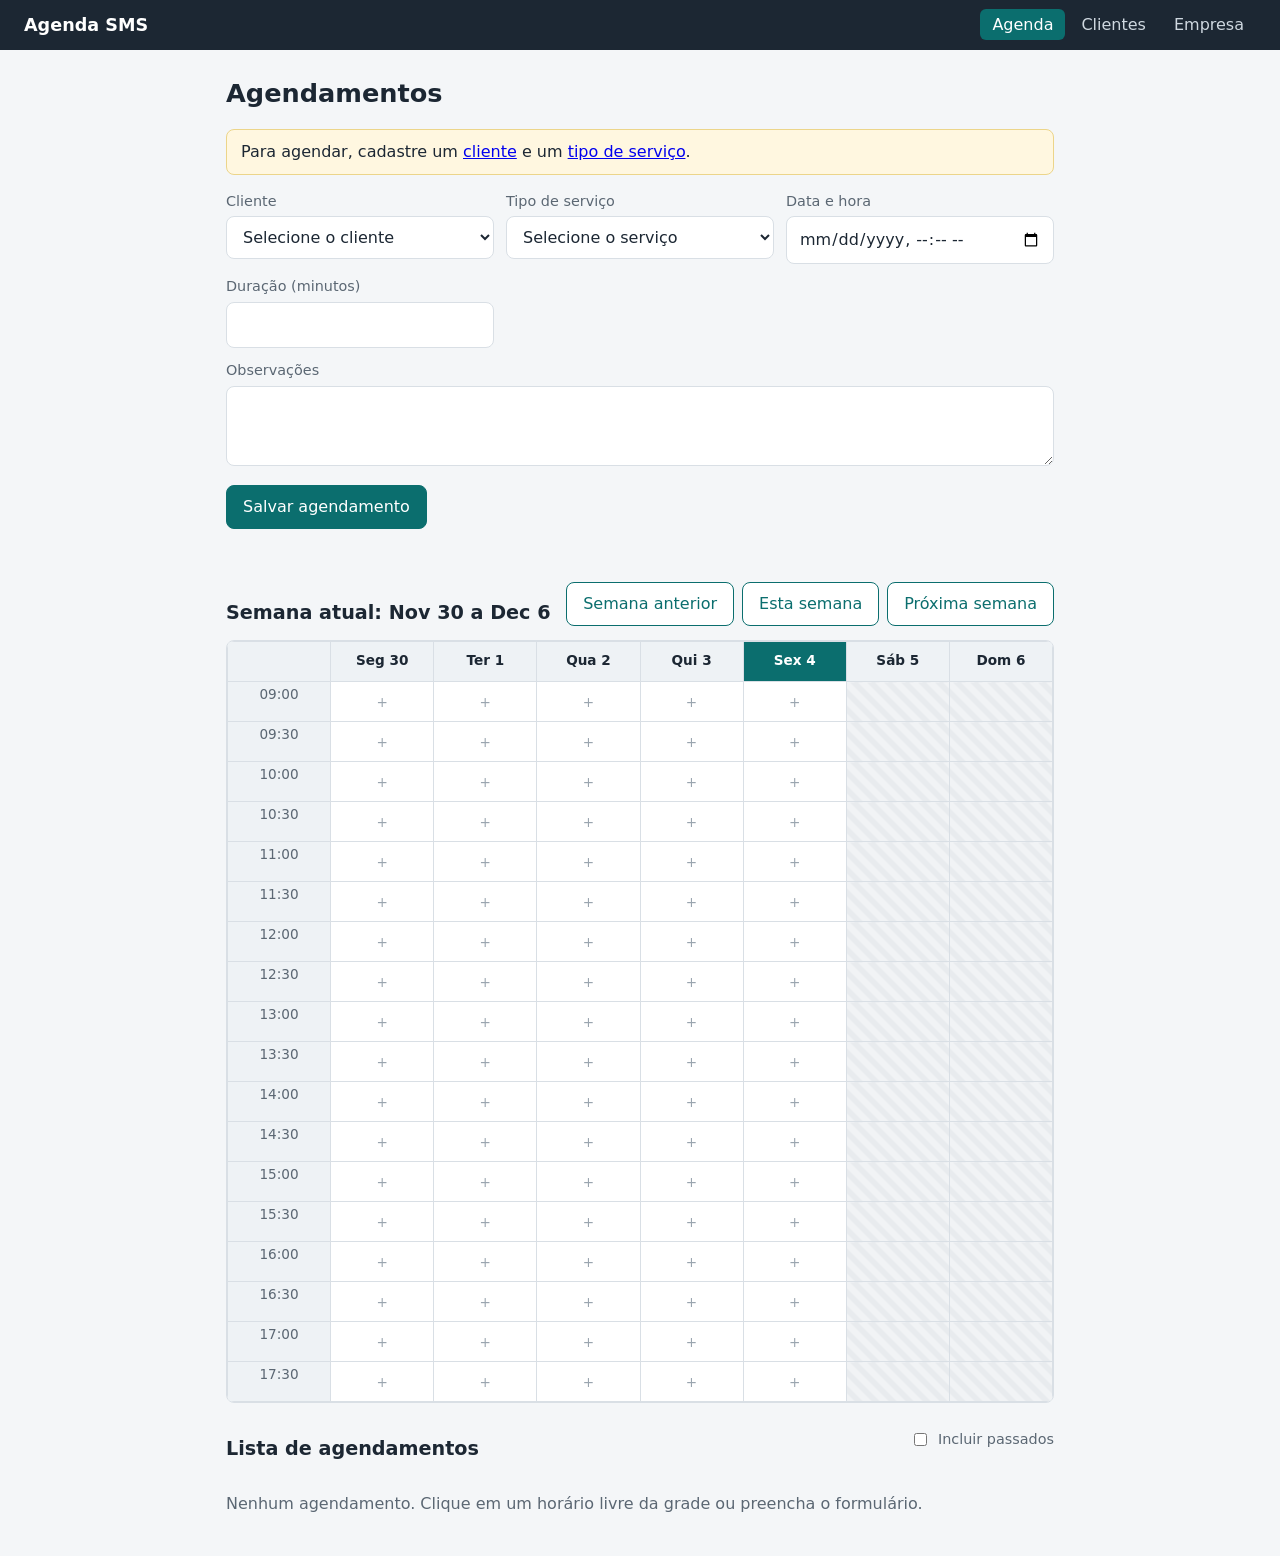
<file: index.html>
<!DOCTYPE html><html lang="pt"><head><meta charset="UTF-8"><meta name="viewport" content="width=device-width,initial-scale=1"><meta name="robots" content="noindex"><title>Agenda SMS</title><link rel="stylesheet" href="style.css"></head><body><div id="nav"></div><div class="container"><h1>Agendamentos</h1><p id="aviso" class="aviso" hidden></p><div class="grid"><div><label for="cliente">Cliente</label><select id="cliente"></select></div><div><label for="servico">Tipo de serviço</label><select id="servico"></select></div><div><label for="horario">Data e hora</label><input id="horario" type="datetime-local"></div><div><label for="duracao">Duração (minutos)</label><input id="duracao" type="number" min="1"></div></div><label for="obs">Observações</label><textarea id="obs"></textarea><div class="acoes"><button id="btnSalvar" onclick="salvar()">Salvar agendamento</button><button id="btnExcluir" class="perigo" hidden onclick="excluir(editId)">Excluir</button><button id="btnDescartar" class="sec" hidden onclick="cancelarEdicao()">Descartar edição</button></div><p id="msg" role="status"></p><div class="barra"><h2 id="semanaTitulo"></h2><div class="acoes"><button class="sec" onclick="semana(-1)">Semana anterior</button><button class="sec" onclick="semana(0)">Esta semana</button><button class="sec" onclick="semana(1)">Próxima semana</button></div></div><div class="gradewrap"><table class="semana" id="semana"></table></div><div class="barra"><h2>Lista de agendamentos</h2><label><input type="checkbox" id="passados">Incluir passados</label></div><div id="lista"></div><div id="pager" class="pager"></div></div><script src="common.js"></script><script src="app.js"></script></body></html>
</file>
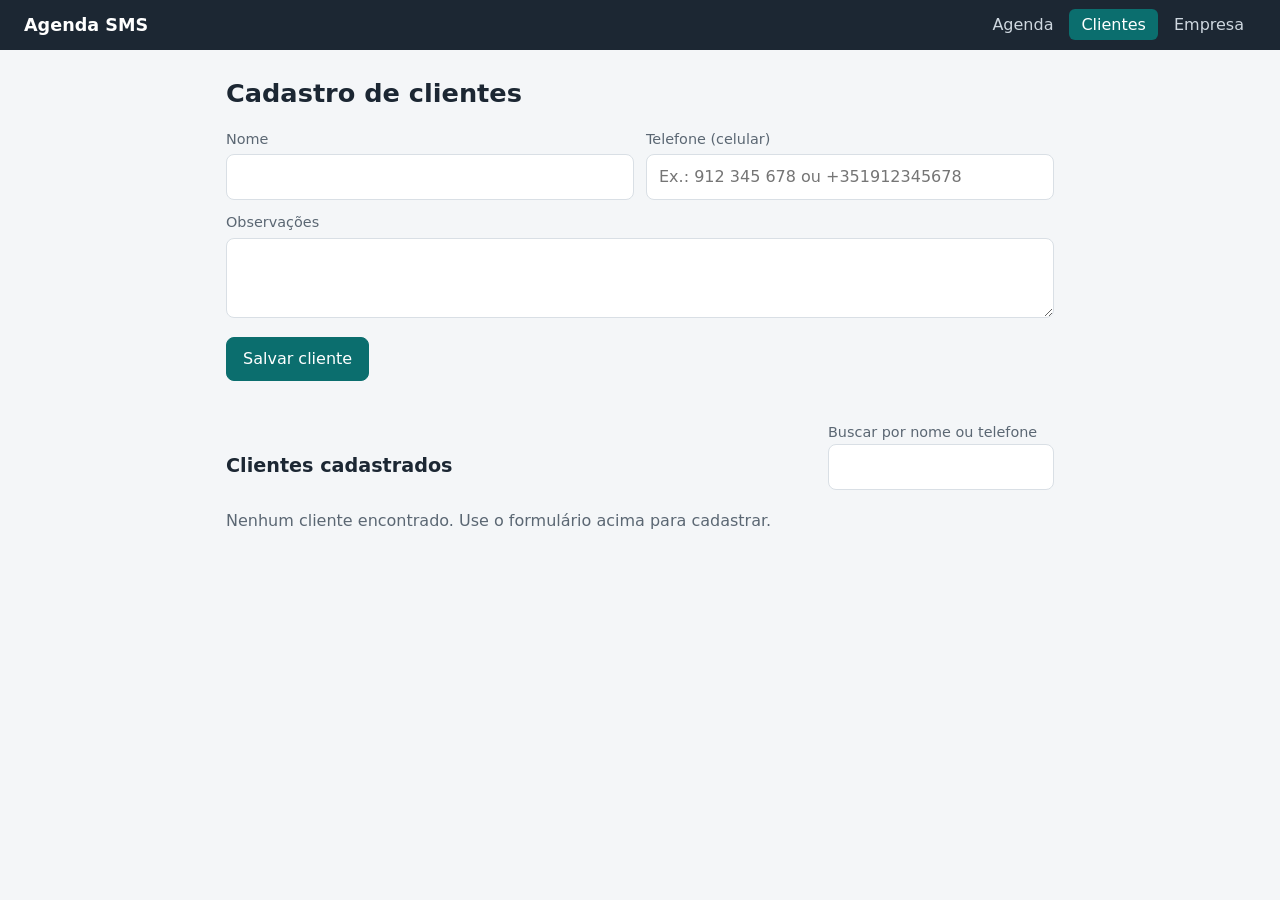
<file: clientes.html>
<!DOCTYPE html><html lang="pt"><head><meta charset="UTF-8"><meta name="viewport" content="width=device-width,initial-scale=1"><meta name="robots" content="noindex"><title>Clientes | Agenda SMS</title><link rel="stylesheet" href="style.css"></head><body><div id="nav"></div><div class="container"><h1>Cadastro de clientes</h1><div class="grid"><div><label for="nome">Nome</label><input id="nome"></div><div><label for="telefone">Telefone (celular)</label><input id="telefone" type="tel" placeholder="Ex.: 912 345 678 ou +351912345678"></div></div><label for="obs">Observações</label><textarea id="obs"></textarea><div class="acoes"><button id="btnSalvar" onclick="salvarCliente()">Salvar cliente</button><button id="btnDescartar" class="sec" hidden onclick="limpar()">Descartar edição</button></div><p id="msg" role="status"></p><div class="barra"><h2>Clientes cadastrados</h2><div style="min-width:220px"><label for="busca" class="vazio">Buscar por nome ou telefone</label><input id="busca"></div></div><div id="lista"></div><div id="pager" class="pager"></div></div><script src="common.js"></script><script src="clientes.js"></script></body></html>
</file>
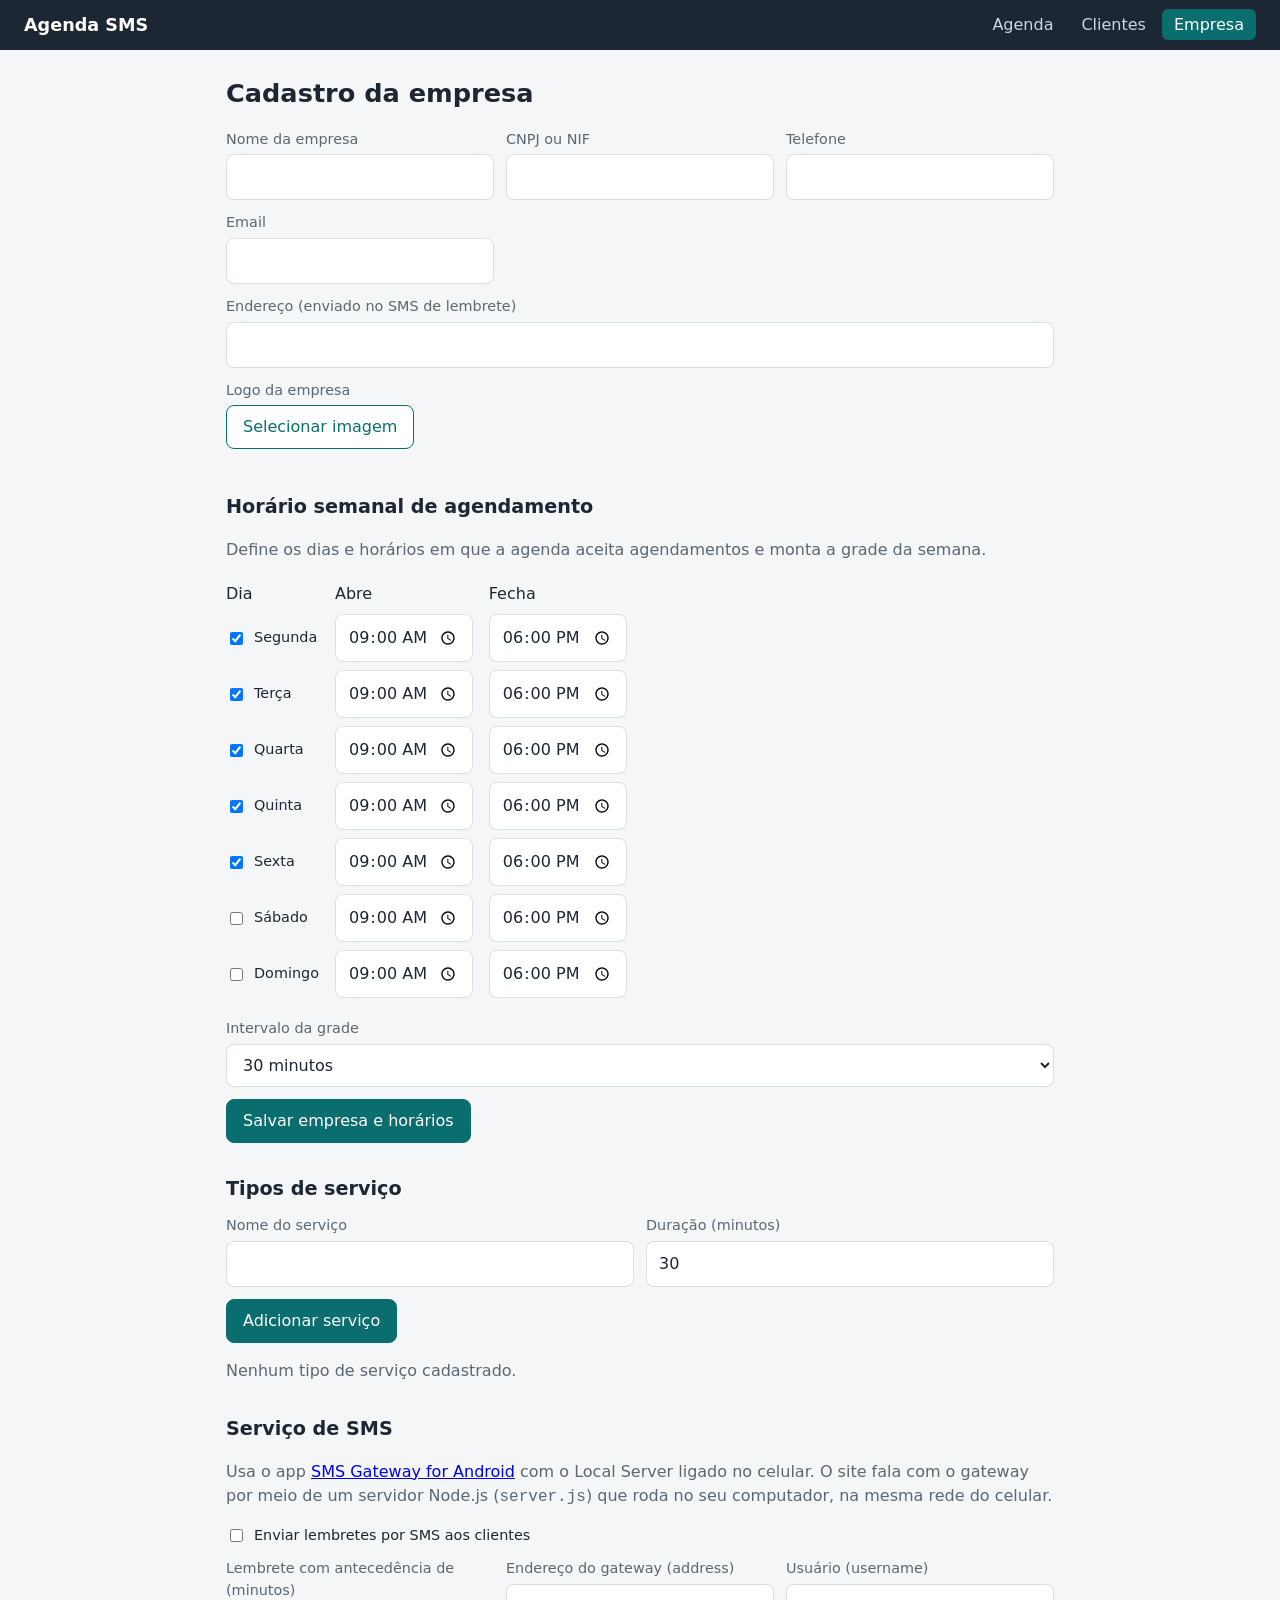
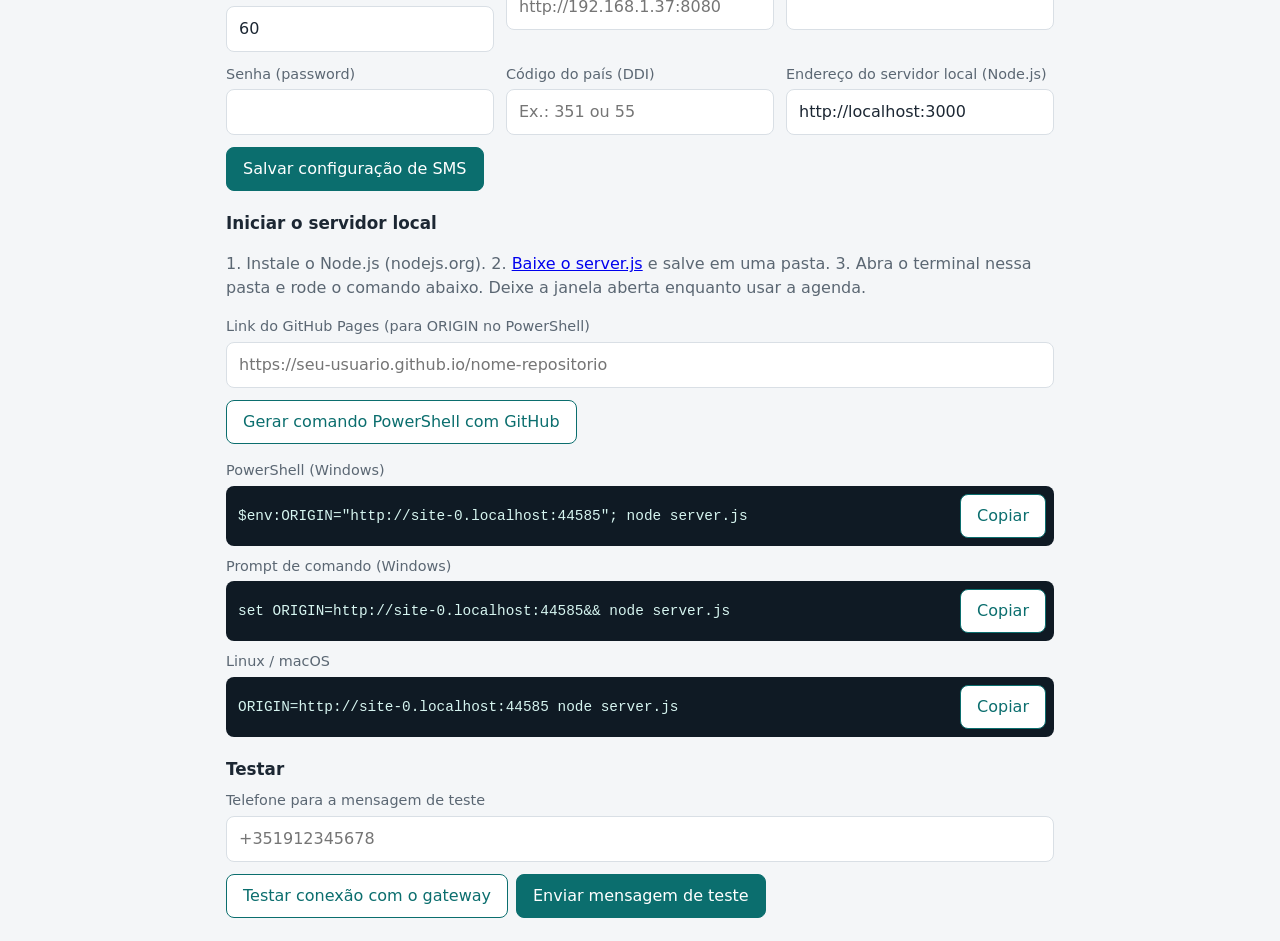
<file: empresa.html>
<!DOCTYPE html><html lang="pt"><head><meta charset="UTF-8"><meta name="viewport" content="width=device-width,initial-scale=1"><meta name="robots" content="noindex"><title>Empresa | Agenda SMS</title><link rel="stylesheet" href="style.css"></head><body><div id="nav"></div><div class="container"><h1>Cadastro da empresa</h1>
<div class="grid"><div><label for="nome">Nome da empresa</label><input id="nome"></div><div><label for="documento">CNPJ ou NIF</label><input id="documento"></div><div><label for="telefone">Telefone</label><input id="telefone"></div><div><label for="email">Email</label><input id="email" type="email"></div></div>
<label for="endereco">Endereço (enviado no SMS de lembrete)</label><input id="endereco" style="margin-bottom:12px">
<label for="logo">Logo da empresa</label><div class="acoes"><button type="button" class="sec" onclick="document.getElementById('logoUpload').click()">Selecionar imagem</button><button type="button" class="sec" id="logoRemover" hidden onclick="removerLogo()">Remover logo</button></div><input type="file" id="logoUpload" accept="image/*" style="display:none" onchange="carregarLogo(event)"><div id="logoPreview" class="logo-prev"></div><p id="msgLogo" role="status" style="margin-bottom:12px"></p>
<h2>Horário semanal de agendamento</h2><p class="vazio">Define os dias e horários em que a agenda aceita agendamentos e monta a grade da semana.</p>
<table class="horas"><thead><tr><th>Dia</th><th>Abre</th><th>Fecha</th></tr></thead><tbody id="horas"></tbody></table>
<div class="grid"><div><label for="passo">Intervalo da grade</label><select id="passo"><option value="15">15 minutos</option><option value="30">30 minutos</option><option value="60">1 hora</option></select></div></div>
<div class="acoes"><button onclick="salvarEmpresa()">Salvar empresa e horários</button></div><p id="msgEmp" role="status"></p>
<h2>Tipos de serviço</h2><div class="grid"><div><label for="svNome">Nome do serviço</label><input id="svNome"></div><div><label for="svDur">Duração (minutos)</label><input id="svDur" type="number" min="5" value="30"></div></div>
<div class="acoes"><button id="svSalvar" onclick="salvarServico()">Adicionar serviço</button><button id="svDescartar" class="sec" hidden onclick="limparServico()">Descartar edição</button></div><p id="msgSv" role="status"></p><div id="svLista"></div>
<h2>Serviço de SMS</h2><p class="vazio">Usa o app <a href="https://github.com/capcom6/android-sms-gateway">SMS Gateway for Android</a> com o Local Server ligado no celular. O site fala com o gateway por meio de um servidor Node.js (<code>server.js</code>) que roda no seu computador, na mesma rede do celular.</p>
<label class="chk" style="margin:8px 0 12px"><input type="checkbox" id="smsAtivo">Enviar lembretes por SMS aos clientes</label>
<div class="grid"><div><label for="smsMin">Lembrete com antecedência de (minutos)</label><input id="smsMin" type="number" min="1"></div><div><label for="smsUrl">Endereço do gateway (address)</label><input id="smsUrl" placeholder="http://192.168.1.37:8080"></div><div><label for="smsUser">Usuário (username)</label><input id="smsUser" autocomplete="off"></div><div><label for="smsPass">Senha (password)</label><input id="smsPass" type="password" autocomplete="new-password"></div><div><label for="smsDdi">Código do país (DDI)</label><input id="smsDdi" placeholder="Ex.: 351 ou 55"></div><div><label for="smsPonte">Endereço do servidor local (Node.js)</label><input id="smsPonte" placeholder="http://localhost:3000" oninput="comandos()"></div></div>
<div class="acoes"><button onclick="salvarSms()">Salvar configuração de SMS</button></div>
<h3>Iniciar o servidor local</h3><p class="vazio">1. Instale o Node.js (nodejs.org). 2. <a href="server.js" download>Baixe o server.js</a> e salve em uma pasta. 3. Abra o terminal nessa pasta e rode o comando abaixo. Deixe a janela aberta enquanto usar a agenda.</p><div class="grid"><div><label for="githubUrl">Link do GitHub Pages (para ORIGIN no PowerShell)</label><input id="githubUrl" placeholder="https://seu-usuario.github.io/nome-repositorio"></div></div><div class="acoes"><button type="button" class="sec" onclick="gerarComandoGithub()">Gerar comando PowerShell com GitHub</button></div><p id="msgGithub" role="status"></p><div id="cmds"></div>
<h3>Testar</h3><div class="grid"><div><label for="telTeste">Telefone para a mensagem de teste</label><input id="telTeste" type="tel" placeholder="+351912345678"></div></div>
<div class="acoes"><button class="sec" onclick="testarConexao()">Testar conexão com o gateway</button><button onclick="enviarTeste()">Enviar mensagem de teste</button></div><p id="msgSms" role="status"></p></div><script src="common.js"></script><script src="empresa.js"></script></body></html>
</file>
<file: style.css>
:root{--ink:#1c2733;--mut:#5b6773;--bg:#f4f6f8;--card:#fff;--line:#d9dfe5;--ac:#0b6e6e;--acd:#084f4f;--bad:#b42318}
*{box-sizing:border-box}
body{margin:0;background:var(--bg);color:var(--ink);font:16px/1.5 system-ui,-apple-system,"Segoe UI",sans-serif}
#nav{display:flex;flex-wrap:wrap;gap:12px 24px;align-items:center;justify-content:space-between;padding:12px 24px;background:var(--ink);color:#fff}
.brand{display:flex;align-items:center;gap:12px;font-weight:700;font-size:1.1rem}
.brand img{height:36px;max-width:120px;object-fit:contain;background:#fff;border-radius:6px;padding:2px}
nav a{color:#cfd8e0;text-decoration:none;padding:6px 12px;border-radius:6px;margin-left:4px}
nav a:hover{color:#fff}nav a[aria-current]{background:var(--ac);color:#fff}
.container{max-width:860px;margin:24px auto;padding:0 16px}
h1{margin:0 0 16px;font-size:1.6rem}h2{margin:32px 0 12px;font-size:1.2rem}
.grid{display:grid;grid-template-columns:repeat(auto-fit,minmax(220px,1fr));gap:12px;margin-bottom:12px}
input,textarea,select{width:100%;padding:10px 12px;border:1px solid var(--line);border-radius:8px;font:inherit;background:#fff;color:inherit}
label{display:block;font-size:.9rem;color:var(--mut);margin-bottom:4px}
textarea{min-height:80px;resize:vertical;margin-bottom:12px}
:focus-visible{outline:3px solid #6bc4c4;outline-offset:2px}
button{font:inherit;padding:9px 16px;border:1px solid var(--ac);background:var(--ac);color:#fff;border-radius:8px;cursor:pointer}
button:hover{background:var(--acd)}
button.sec{background:#fff;color:var(--ac)}button.sec:hover{background:#e8f3f3}
button.perigo{background:#fff;color:var(--bad);border-color:var(--bad)}button.perigo:hover{background:#fdecea}
button:disabled{opacity:.45;cursor:not-allowed}
.acoes{display:flex;gap:8px;flex-wrap:wrap;align-items:center}
.item{background:var(--card);border:1px solid var(--line);border-left:4px solid var(--ac);border-radius:8px;padding:12px 16px;margin-bottom:10px;display:flex;justify-content:space-between;gap:12px;flex-wrap:wrap}
.item.cancelado{border-left-color:var(--bad);opacity:.7}
.item.cancelado .tit{text-decoration:line-through}
.tit{font-weight:700}.meta{color:var(--mut);font-size:.9rem}
.tag{font-size:.85rem;color:var(--bad);font-weight:600}
.barra{display:flex;justify-content:space-between;align-items:center;gap:12px;flex-wrap:wrap}
.barra label{display:flex;gap:8px;align-items:center;margin:0}
.barra input{width:auto}
.pager{display:flex;gap:6px;flex-wrap:wrap;align-items:center;margin-top:16px}
.pager button{padding:6px 12px;background:#fff;color:var(--ac)}.pager button.on{background:var(--ac);color:#fff}
.pager button:disabled{background:#fff}
.pager .info{margin-left:auto;color:var(--mut);font-size:.9rem}
.vazio{color:var(--mut)}
#msg{min-height:1.5em;margin:8px 0;font-size:.95rem;color:var(--acd)}#msg.erro{color:var(--bad)}
.logo-prev{display:flex;align-items:center;gap:16px;margin:12px 0}
.logo-prev img{max-height:80px;max-width:200px;border:1px solid var(--line);border-radius:8px;background:#fff;padding:4px}
.chk{display:flex;gap:8px;align-items:center;margin:0;color:var(--ink)}.chk input{width:auto}
.horas{border-collapse:collapse;margin:8px 0 16px}.horas td,.horas th{padding:4px 16px 4px 0;text-align:left;font-weight:400}.horas input[type=time]{width:auto}
.gradewrap{overflow-x:auto;border:1px solid var(--line);border-radius:8px;background:#fff}
.semana{border-collapse:collapse;width:100%;min-width:720px;table-layout:fixed}
.semana th,.semana td{border:1px solid var(--line);padding:2px;height:40px;vertical-align:top;font-size:.85rem}
.semana thead th{background:#eef2f5;padding:8px 4px}.semana thead th.hoje{background:var(--ac);color:#fff}
.semana tbody th{width:64px;background:#eef2f5;color:var(--mut);font-weight:400}
.semana td.fechado{background:repeating-linear-gradient(45deg,#f1f3f5,#f1f3f5 6px,#e8ebee 6px,#e8ebee 12px)}
.livre{width:100%;height:100%;min-height:34px;padding:0;background:none;border:0;color:#9aa5af;border-radius:4px}
.livre:hover,.livre:focus-visible{background:#e8f3f3;color:var(--ac)}
.ag{display:block;width:100%;text-align:left;padding:4px 6px;border-radius:4px;background:#d6ecec;color:var(--acd);border:0;border-left:3px solid var(--ac);font-size:.8rem;line-height:1.2;overflow:hidden}
button.ag:hover{background:#bfe1e1}.ag.cont{min-height:34px;background:#eaf5f5}
.aviso{background:#fff7e0;border:1px solid #ecd58a;border-radius:8px;padding:10px 14px}
dialog{border:1px solid var(--line);border-radius:12px;padding:20px;width:92%;max-width:440px;color:var(--ink)}
dialog::backdrop{background:rgba(28,39,51,.5)}
dialog h3{margin:0 0 12px;font-size:1.1rem}dialog textarea{margin-bottom:0}
.erro-txt{color:var(--bad);min-height:1.4em;margin:4px 0 8px;font-size:.9rem}
.hist{margin-top:6px}.hist summary{cursor:pointer;color:var(--ac);font-size:.9rem}
h3{margin:20px 0 8px;font-size:1.05rem}
.cmd{display:flex;gap:8px;align-items:center;background:#0f1a24;color:#d6f5f0;border-radius:8px;padding:8px 8px 8px 12px;margin-bottom:10px}
.cmd code{flex:1;overflow-x:auto;white-space:nowrap;font:.9rem ui-monospace,Consolas,monospace}
</file>
